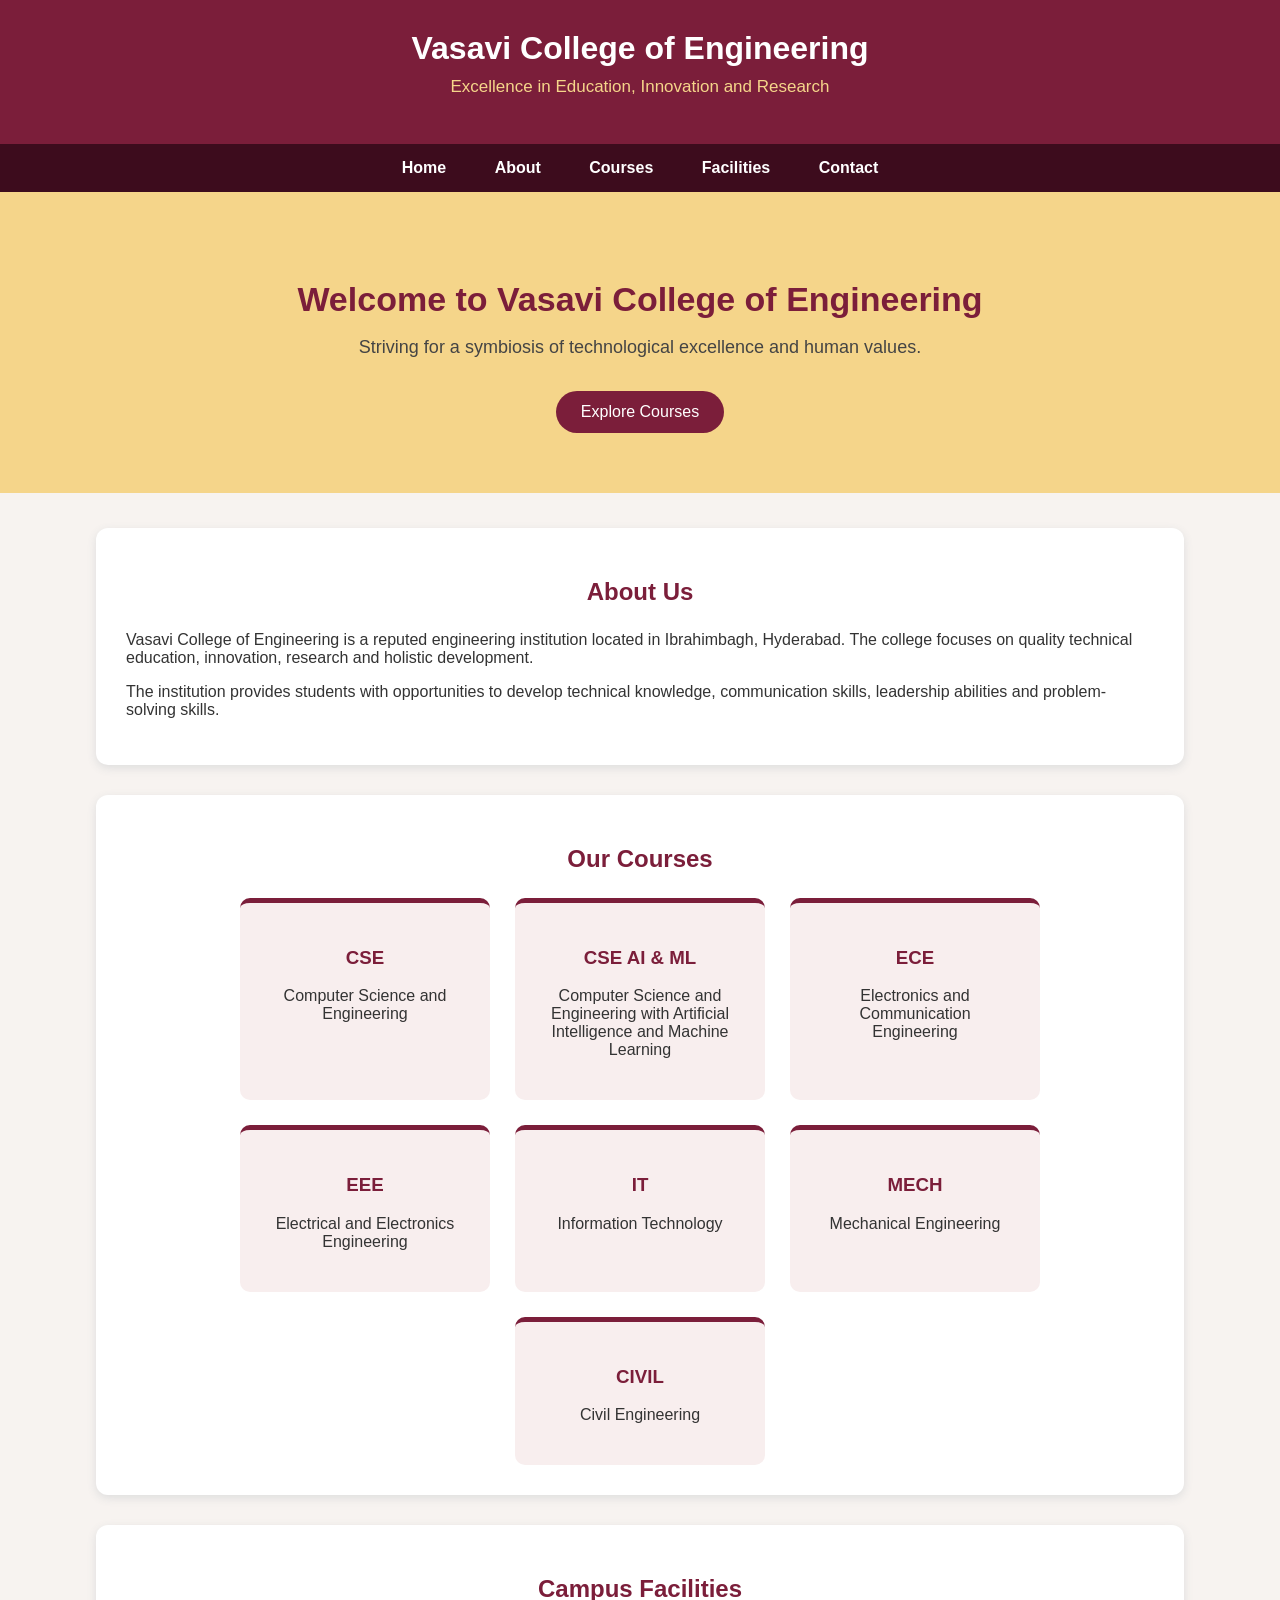
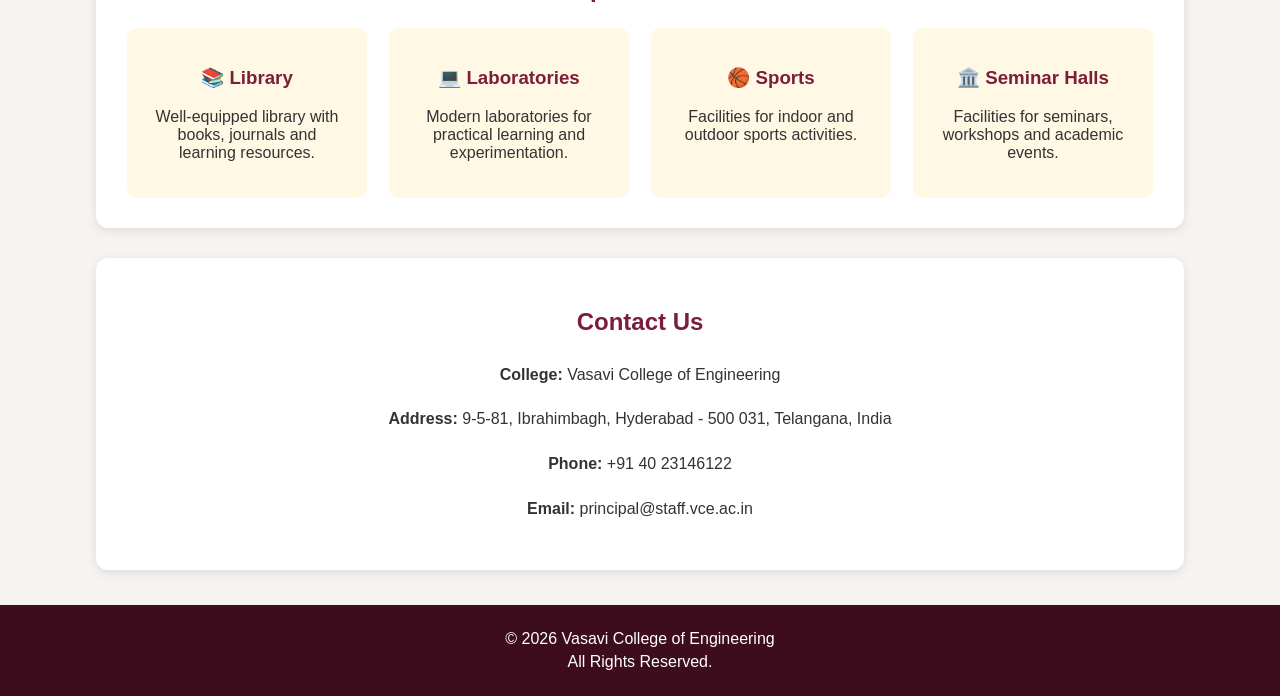
<file: week3/college-website/index.html>
<!DOCTYPE html>
<html>
<head>
    <title>Vasavi College of Engineering</title>
    <link rel="stylesheet" href="style.css">
</head>

<body>

    <header>
        <h1>Vasavi College of Engineering</h1>
        <p>Excellence in Education, Innovation and Research</p>
    </header>

    <nav>
        <a href="#home">Home</a>
        <a href="#about">About</a>
        <a href="#courses">Courses</a>
        <a href="#facilities">Facilities</a>
        <a href="#contact">Contact</a>
    </nav>

    <section class="hero" id="home">
        <h2>Welcome to Vasavi College of Engineering</h2>
        <p>
            Striving for a symbiosis of technological excellence and human values.
        </p>
        <a href="#courses" class="btn">Explore Courses</a>
    </section>

    <div class="container">

        <section class="section" id="about">
            <h2>About Us</h2>

            <p>
                Vasavi College of Engineering is a reputed engineering institution
                located in Ibrahimbagh, Hyderabad. The college focuses on quality
                technical education, innovation, research and holistic development.
            </p>

            <p>
                The institution provides students with opportunities to develop
                technical knowledge, communication skills, leadership abilities
                and problem-solving skills.
            </p>
        </section>

        <section class="section" id="courses">
            <h2>Our Courses</h2>

            <div class="courses">

                <div class="course">
                    <h3>CSE</h3>
                    <p>Computer Science and Engineering</p>
                </div>

                <div class="course">
                    <h3>CSE AI & ML</h3>
                    <p>Computer Science and Engineering with Artificial Intelligence and Machine Learning</p>
                </div>

                <div class="course">
                    <h3>ECE</h3>
                    <p>Electronics and Communication Engineering</p>
                </div>

                <div class="course">
                    <h3>EEE</h3>
                    <p>Electrical and Electronics Engineering</p>
                </div>

                <div class="course">
                    <h3>IT</h3>
                    <p>Information Technology</p>
                </div>

                <div class="course">
                    <h3>MECH</h3>
                    <p>Mechanical Engineering</p>
                </div>

                <div class="course">
                    <h3>CIVIL</h3>
                    <p>Civil Engineering</p>
                </div>

            </div>
        </section>

        <section class="section" id="facilities">
            <h2>Campus Facilities</h2>

            <div class="facilities">

                <div class="facility">
                    <h3>📚 Library</h3>
                    <p>Well-equipped library with books, journals and learning resources.</p>
                </div>

                <div class="facility">
                    <h3>💻 Laboratories</h3>
                    <p>Modern laboratories for practical learning and experimentation.</p>
                </div>

                <div class="facility">
                    <h3>🏀 Sports</h3>
                    <p>Facilities for indoor and outdoor sports activities.</p>
                </div>

                <div class="facility">
                    <h3>🏛️ Seminar Halls</h3>
                    <p>Facilities for seminars, workshops and academic events.</p>
                </div>

            </div>
        </section>

        <section class="section" id="contact">
            <h2>Contact Us</h2>

            <div class="contact">
                <p><b>College:</b> Vasavi College of Engineering</p>
                <p><b>Address:</b> 9-5-81, Ibrahimbagh, Hyderabad - 500 031, Telangana, India</p>
                <p><b>Phone:</b> +91 40 23146122</p>
                <p><b>Email:</b> principal@staff.vce.ac.in</p>
            </div>
        </section>

    </div>

    <footer>
        <p>© 2026 Vasavi College of Engineering</p>
        <p>All Rights Reserved.</p>
    </footer>

</body>
</html>
</file>
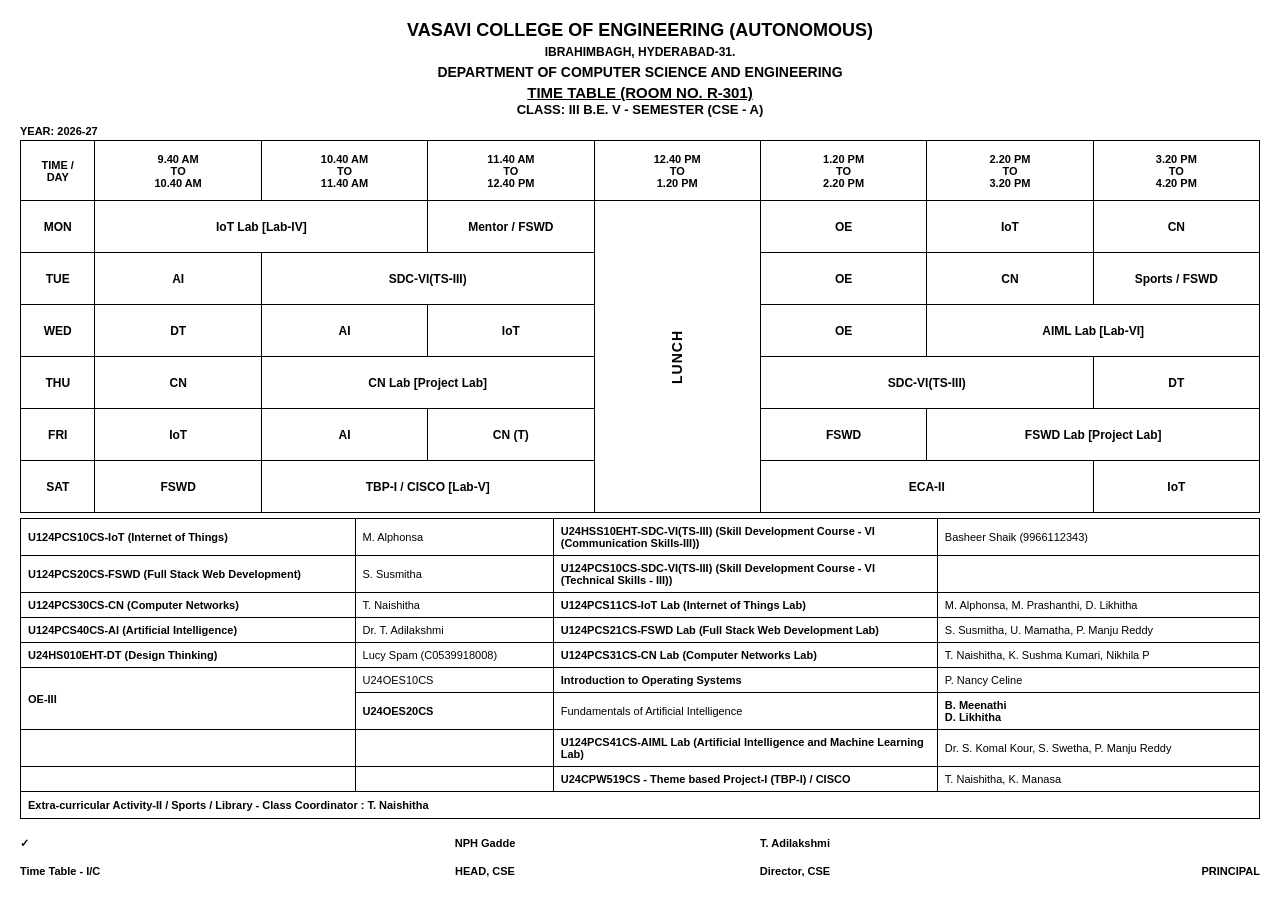
<file: week1/timetable.html>
<!DOCTYPE html>
<html lang="en">
<head>
    <meta charset="UTF-8">
    <meta name="viewport" content="width=device-width, initial-scale=1.0">
    <title>Class Time Table - CSE A</title>

    <style>
        * {
            box-sizing: border-box;
        }

        body {
            margin: 0;
            padding: 20px;
            font-family: Arial, Helvetica, sans-serif;
            color: #000;
            background: white;
        }

        .page {
            width: 100%;
            max-width: 1300px;
            margin: auto;
        }

        .college-header {
            text-align: center;
            line-height: 1.2;
            margin-bottom: 8px;
        }

        .college-header h2 {
            margin: 0;
            font-size: 18px;
            font-weight: bold;
        }

        .college-header h4 {
            margin: 3px 0;
            font-size: 12px;
        }

        .college-header .dept {
            font-size: 14px;
            font-weight: bold;
            margin-top: 5px;
        }

        .college-header .title {
            font-size: 15px;
            font-weight: bold;
            text-decoration: underline;
            margin-top: 3px;
        }

        .college-header .class {
            font-size: 13px;
            font-weight: bold;
        }

        .year {
            text-align: left;
            font-size: 11px;
            font-weight: bold;
            margin-bottom: 3px;
        }

        table {
            width: 100%;
            border-collapse: collapse;
        }

        .main-table {
            table-layout: fixed;
            font-size: 12px;
        }

        .main-table th,
        .main-table td {
            border: 1px solid #000;
            text-align: center;
            vertical-align: middle;
            padding: 8px 4px;
            font-weight: bold;
        }

        .main-table th {
            height: 60px;
            font-size: 11px;
        }

        .day {
            width: 6%;
        }

        .time {
            width: 13.4%;
        }

        .lunch {
            writing-mode: vertical-rl;
            transform: rotate(180deg);
            font-size: 14px;
            letter-spacing: 1px;
        }

        .main-table .mon,
        .main-table .tue,
        .main-table .wed,
        .main-table .thu,
        .main-table .fri,
        .main-table .sat {
            height: 52px;
        }

        .faculty-table {
            margin-top: 5px;
            font-size: 11px;
            table-layout: fixed;
        }

        .faculty-table td {
            border: 1px solid #000;
            padding: 6px 7px;
            vertical-align: middle;
        }

        .faculty-table td:nth-child(1) {
            width: 27%;
            font-weight: bold;
        }

        .faculty-table td:nth-child(2) {
            width: 16%;
        }

        .faculty-table td:nth-child(3) {
            width: 31%;
            font-weight: bold;
        }

        .faculty-table td:nth-child(4) {
            width: 26%;
        }

        .faculty-table .faculty-name {
            font-weight: normal;
        }

        .faculty-table .label {
            font-weight: bold;
        }

        .extra {
            border: 1px solid #000;
            border-top: none;
            padding: 7px;
            font-size: 11px;
            font-weight: bold;
        }

        .signatures {
            display: flex;
            justify-content: space-between;
            align-items: flex-end;
            margin-top: 18px;
            font-size: 11px;
            font-weight: bold;
        }

        .signature-box {
            width: 25%;
            text-align: center;
        }

        .signature-box:first-child {
            text-align: left;
        }

        .signature-box:last-child {
            text-align: right;
        }

        .signature-line {
            height: 28px;
            border-bottom: 1px solid transparent;
        }

        .principal {
            margin-top: 8px;
        }

        @media print {
            @page {
                size: A4 landscape;
                margin: 8mm;
            }

            body {
                padding: 0;
            }

            .page {
                max-width: none;
                width: 100%;
            }

            .college-header h2 {
                font-size: 16px;
            }

            .college-header h4 {
                font-size: 10px;
            }

            .college-header .dept {
                font-size: 12px;
            }

            .college-header .title {
                font-size: 13px;
            }

            .college-header .class {
                font-size: 11px;
            }

            .main-table {
                font-size: 9px;
            }

            .main-table th,
            .main-table td {
                padding: 5px 2px;
            }

            .main-table th {
                font-size: 8px;
                height: 45px;
            }

            .main-table .mon,
            .main-table .tue,
            .main-table .wed,
            .main-table .thu,
            .main-table .fri,
            .main-table .sat {
                height: 42px;
            }

            .faculty-table {
                font-size: 8px;
            }

            .faculty-table td {
                padding: 4px;
            }

            .extra {
                font-size: 8px;
                padding: 4px;
            }

            .signatures {
                font-size: 8px;
                margin-top: 10px;
            }
        }
    </style>
</head>

<body>

    <div class="page">

        <div class="college-header">
            <h2>VASAVI COLLEGE OF ENGINEERING (AUTONOMOUS)</h2>
            <h4>IBRAHIMBAGH, HYDERABAD-31.</h4>

            <div class="dept">
                DEPARTMENT OF COMPUTER SCIENCE AND ENGINEERING
            </div>

            <div class="title">
                TIME TABLE (ROOM NO. R-301)
            </div>

            <div class="class">
                CLASS: III B.E. V - SEMESTER (CSE - A)
            </div>
        </div>

        <div class="year">
            YEAR: 2026-27
        </div>

        <table class="main-table">

            <tr>
                <th class="day">
                    TIME /<br>DAY
                </th>

                <th class="time">
                    9.40 AM<br>
                    TO<br>
                    10.40 AM
                </th>

                <th class="time">
                    10.40 AM<br>
                    TO<br>
                    11.40 AM
                </th>

                <th class="time">
                    11.40 AM<br>
                    TO<br>
                    12.40 PM
                </th>

                <th class="time">
                    12.40 PM<br>
                    TO<br>
                    1.20 PM
                </th>

                <th class="time">
                    1.20 PM<br>
                    TO<br>
                    2.20 PM
                </th>

                <th class="time">
                    2.20 PM<br>
                    TO<br>
                    3.20 PM
                </th>

                <th class="time">
                    3.20 PM<br>
                    TO<br>
                    4.20 PM
                </th>
            </tr>

            <tr class="mon">
                <td>MON</td>

                <td colspan="2">
                    IoT Lab [Lab-IV]
                </td>

                <td>
                    Mentor / FSWD
                </td>

                <td rowspan="6" class="lunch">
                    LUNCH
                </td>

                <td>
                    OE
                </td>

                <td>
                    IoT
                </td>

                <td>
                    CN
                </td>
            </tr>

            <tr class="tue">
                <td>TUE</td>

                <td>
                    AI
                </td>

                <td colspan="2">
                    SDC-VI(TS-III)
                </td>

                <td>
                    OE
                </td>

                <td>
                    CN
                </td>

                <td>
                    Sports / FSWD
                </td>
            </tr>

            <tr class="wed">
                <td>WED</td>

                <td>
                    DT
                </td>

                <td>
                    AI
                </td>

                <td>
                    IoT
                </td>

                <td>
                    OE
                </td>

                <td colspan="2">
                    AIML Lab [Lab-VI]
                </td>
            </tr>

            <tr class="thu">
                <td>THU</td>

                <td>
                    CN
                </td>

                <td colspan="2">
                    CN Lab [Project Lab]
                </td>

                <td colspan="2">
                    SDC-VI(TS-III)
                </td>

                <td>
                    DT
                </td>
            </tr>

            <tr class="fri">
                <td>FRI</td>

                <td>
                    IoT
                </td>

                <td>
                    AI
                </td>

                <td>
                    CN (T)
                </td>

                <td>
                    FSWD
                </td>

                <td colspan="2">
                    FSWD Lab [Project Lab]
                </td>
            </tr>

            <tr class="sat">
                <td>SAT</td>

                <td>
                    FSWD
                </td>

                <td colspan="2">
                    TBP-I / CISCO [Lab-V]
                </td>

                <td colspan="2">
                    ECA-II
                </td>

                <td>
                    IoT
                </td>
            </tr>

        </table>

        <table class="faculty-table">

            <tr>
                <td>
                    U124PCS10CS-IoT (Internet of Things)
                </td>

                <td>
                    M. Alphonsa
                </td>

                <td>
                    U24HSS10EHT-SDC-VI(TS-III)
                    (Skill Development Course - VI
                    (Communication Skills-III))
                </td>

                <td>
                    Basheer Shaik (9966112343)
                </td>
            </tr>

            <tr>
                <td>
                    U124PCS20CS-FSWD (Full Stack Web Development)
                </td>

                <td>
                    S. Susmitha
                </td>

                <td>
                    U124PCS10CS-SDC-VI(TS-III)
                    (Skill Development Course - VI
                    (Technical Skills - III))
                </td>

                <td></td>
            </tr>

            <tr>
                <td>
                    U124PCS30CS-CN (Computer Networks)
                </td>

                <td>
                    T. Naishitha
                </td>

                <td>
                    U124PCS11CS-IoT Lab
                    (Internet of Things Lab)
                </td>

                <td>
                    M. Alphonsa, M. Prashanthi, D. Likhitha
                </td>
            </tr>

            <tr>
                <td>
                    U124PCS40CS-AI (Artificial Intelligence)
                </td>

                <td>
                    Dr. T. Adilakshmi
                </td>

                <td>
                    U124PCS21CS-FSWD Lab
                    (Full Stack Web Development Lab)
                </td>

                <td>
                    S. Susmitha, U. Mamatha, P. Manju Reddy
                </td>
            </tr>

            <tr>
                <td>
                    U24HS010EHT-DT (Design Thinking)
                </td>

                <td>
                    Lucy Spam (C0539918008)
                </td>

                <td>
                    U124PCS31CS-CN Lab
                    (Computer Networks Lab)
                </td>

                <td>
                    T. Naishitha, K. Sushma Kumari, Nikhila P
                </td>
            </tr>

            <tr>
                <td rowspan="2">
                    OE-III
                </td>

                <td>
                    U24OES10CS
                </td>

                <td>
                    Introduction to Operating Systems
                </td>

                <td>
                    P. Nancy Celine
                </td>
            </tr>

            <tr>
                <td>
                    U24OES20CS
                </td>

                <td>
                    Fundamentals of Artificial Intelligence
                </td>

                <td>
                    B. Meenathi<br>
                    D. Likhitha
                </td>
            </tr>

            <tr>
                <td></td>
                <td></td>

                <td>
                    U124PCS41CS-AIML Lab
                    (Artificial Intelligence and Machine Learning Lab)
                </td>

                <td>
                    Dr. S. Komal Kour, S. Swetha, P. Manju Reddy
                </td>
            </tr>

            <tr>
                <td></td>
                <td></td>

                <td>
                    U24CPW519CS - Theme based Project-I
                    (TBP-I) / CISCO
                </td>

                <td>
                    T. Naishitha, K. Manasa
                </td>
            </tr>

        </table>

        <div class="extra">
            Extra-curricular Activity-II / Sports / Library -
            Class Coordinator : T. Naishitha
        </div>

        <div class="signatures">

            <div class="signature-box">
                <div class="signature-line">✓</div>
                Time Table - I/C
            </div>

            <div class="signature-box">
                <div class="signature-line">
                    NPH Gadde
                </div>
                HEAD, CSE
            </div>

            <div class="signature-box">
                <div class="signature-line">
                    T. Adilakshmi
                </div>
                Director, CSE
            </div>

            <div class="signature-box">
                <div class="signature-line"></div>
                PRINCIPAL
            </div>

        </div>

    </div>

</body>
</html>
</file>
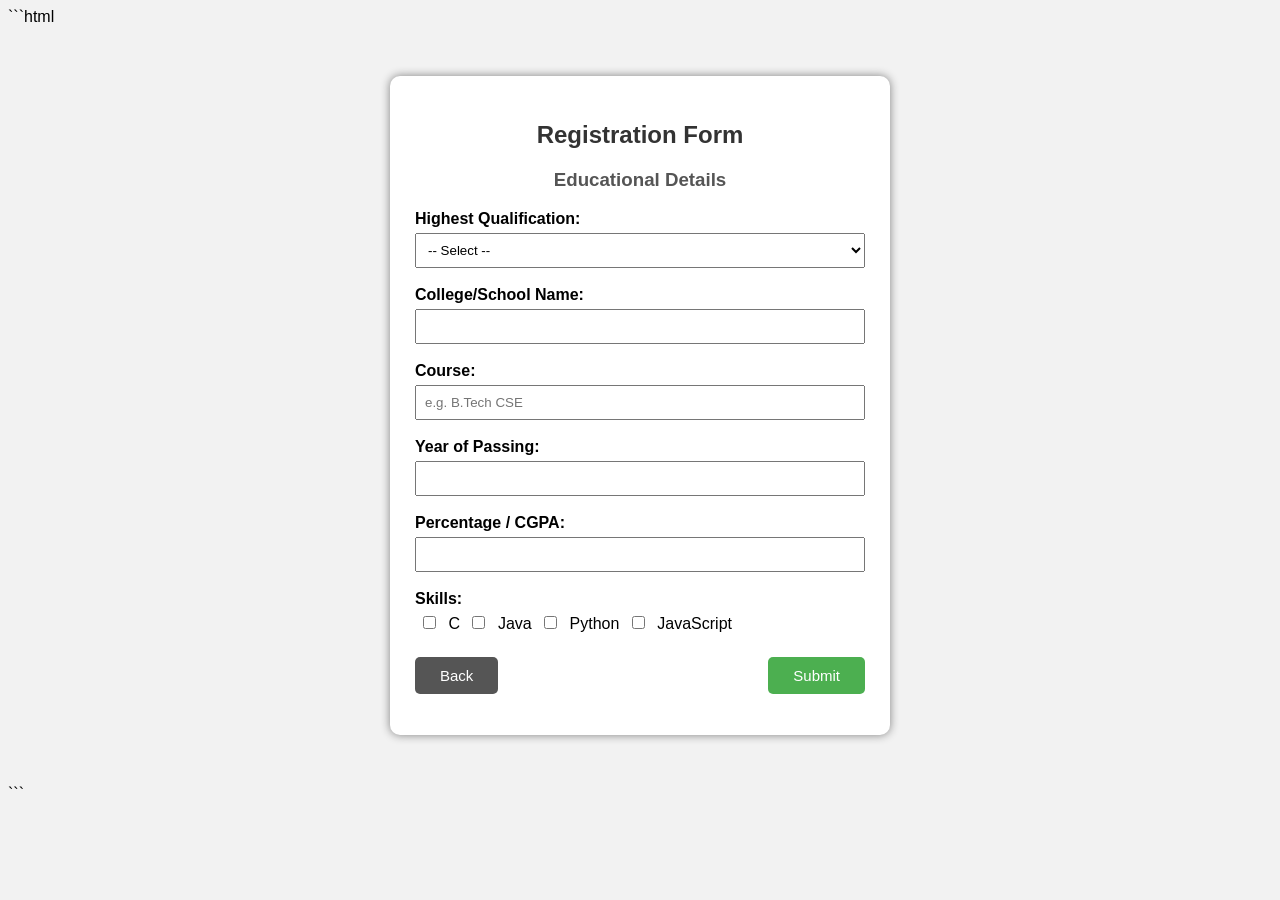
<file: week2/Registration_form/education.html>
```html
<!DOCTYPE html>
<html>
<head>
    <title>Registration - Educational Details</title>

    <style>
        body {
            font-family: Arial, sans-serif;
            background-color: #f2f2f2;
        }

        .container {
            width: 450px;
            margin: 50px auto;
            background-color: white;
            padding: 25px;
            border-radius: 10px;
            box-shadow: 0 0 10px gray;
        }

        h2, h3 {
            text-align: center;
        }

        h2 {
            color: #333;
        }

        h3 {
            color: #555;
        }

        label {
            font-weight: bold;
        }

        input[type="text"],
        input[type="number"],
        select {
            width: 100%;
            padding: 8px;
            margin-top: 5px;
            box-sizing: border-box;
        }

        input[type="checkbox"] {
            margin: 8px;
        }

        .buttons {
            display: flex;
            justify-content: space-between;
            margin-top: 20px;
        }

        input[type="button"],
        input[type="submit"] {
            padding: 10px 25px;
            border: none;
            border-radius: 5px;
            color: white;
            cursor: pointer;
            font-size: 15px;
        }

        input[type="button"] {
            background-color: #555;
        }

        input[type="submit"] {
            background-color: #4CAF50;
        }

        input[type="button"]:hover {
            background-color: #333;
        }

        input[type="submit"]:hover {
            background-color: #45a049;
        }
    </style>
</head>

<body>

    <div class="container">

        <h2>Registration Form</h2>
        <h3>Educational Details</h3>

        <form>

            <label>Highest Qualification:</label>
            <select name="qualification">
                <option value="">-- Select --</option>
                <option value="10th">10th</option>
                <option value="intermediate">Intermediate</option>
                <option value="diploma">Diploma</option>
                <option value="degree">Degree</option>
                <option value="postgraduate">Post Graduate</option>
            </select>
            <br><br>

            <label>College/School Name:</label>
            <input type="text" name="college" required>
            <br><br>

            <label>Course:</label>
            <input type="text" name="course" placeholder="e.g. B.Tech CSE">
            <br><br>

            <label>Year of Passing:</label>
            <input type="number" name="year" min="2000" max="2030">
            <br><br>

            <label>Percentage / CGPA:</label>
            <input type="text" name="percentage">
            <br><br>

            <label>Skills:</label>
            <br>

            <input type="checkbox" name="skills" value="C"> C
            <input type="checkbox" name="skills" value="Java"> Java
            <input type="checkbox" name="skills" value="Python"> Python
            <input type="checkbox" name="skills" value="JavaScript"> JavaScript

            <div class="buttons">
                <input type="button" value="Back" onclick="history.back()">
                <input type="submit" value="Submit">
            </div>

        </form>

    </div>

</body>
</html>
```
</file>
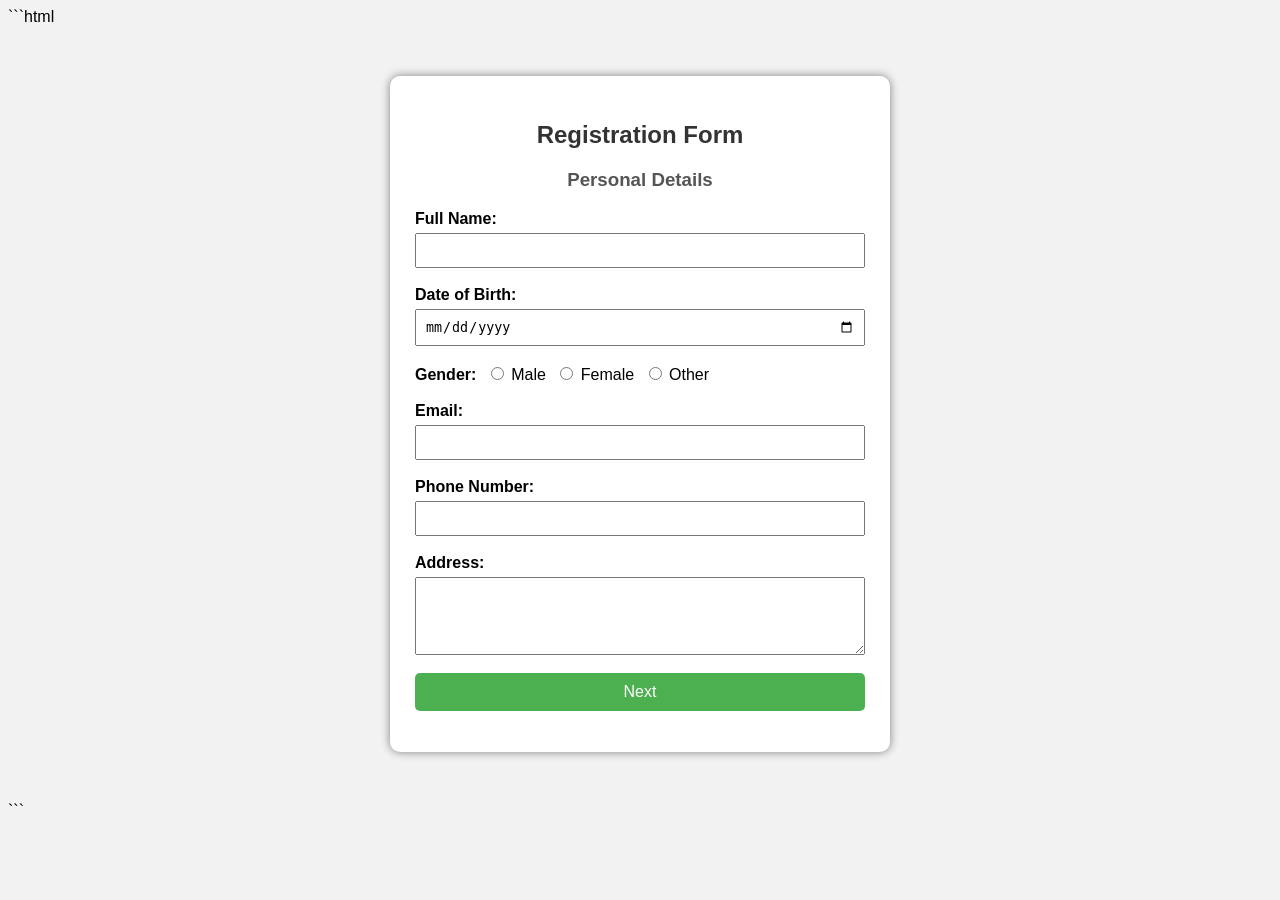
<file: week2/Registration_form/personal.html>
```html
<!DOCTYPE html>
<html>
<head>
    <title>Registration - Personal Details</title>

    <style>
        body {
            font-family: Arial, sans-serif;
            background-color: #f2f2f2;
        }

        .container {
            width: 450px;
            margin: 50px auto;
            background-color: white;
            padding: 25px;
            border-radius: 10px;
            box-shadow: 0 0 10px gray;
        }

        h2, h3 {
            text-align: center;
        }

        h2 {
            color: #333;
        }

        h3 {
            color: #555;
        }

        label {
            font-weight: bold;
        }

        input[type="text"],
        input[type="email"],
        input[type="tel"],
        input[type="date"],
        textarea {
            width: 100%;
            padding: 8px;
            margin-top: 5px;
            box-sizing: border-box;
        }

        input[type="radio"] {
            margin-left: 10px;
        }

        input[type="submit"] {
            width: 100%;
            padding: 10px;
            background-color: #4CAF50;
            color: white;
            border: none;
            border-radius: 5px;
            cursor: pointer;
            font-size: 16px;
        }

        input[type="submit"]:hover {
            background-color: #45a049;
        }
    </style>
</head>

<body>

    <div class="container">

        <h2>Registration Form</h2>
        <h3>Personal Details</h3>

        <form action="education.html">

            <label>Full Name:</label>
            <input type="text" name="name" required>
            <br><br>

            <label>Date of Birth:</label>
            <input type="date" name="dob" required>
            <br><br>

            <label>Gender:</label>
            <input type="radio" name="gender" value="male"> Male
            <input type="radio" name="gender" value="female"> Female
            <input type="radio" name="gender" value="other"> Other
            <br><br>

            <label>Email:</label>
            <input type="email" name="email" required>
            <br><br>

            <label>Phone Number:</label>
            <input type="tel" name="phone" required>
            <br><br>

            <label>Address:</label>
            <textarea name="address" rows="4"></textarea>
            <br><br>

            <input type="submit" value="Next">

        </form>

    </div>

</body>
</html>
```
</file>
<file: week3/college-website/style.css>
body {
    margin: 0;
    font-family: Arial, sans-serif;
    background-color: #f7f3f0;
    color: #333;
}

header {
    background-color: #7b1e3a;
    color: white;
    text-align: center;
    padding: 30px;
}

header h1 {
    margin: 0;
    font-size: 32px;
}

header p {
    margin-top: 10px;
    font-size: 17px;
    color: #f5d58a;
}

nav {
    background-color: #3d0c1d;
    padding: 15px;
    text-align: center;
}

nav a {
    color: white;
    text-decoration: none;
    margin: 0 22px;
    font-weight: bold;
}

nav a:hover {
    color: #f5d58a;
}

.hero {
    background-color: #f5d58a;
    text-align: center;
    padding: 60px 20px;
}

.hero h2 {
    color: #7b1e3a;
    font-size: 34px;
    margin-bottom: 15px;
}

.hero p {
    font-size: 18px;
    color: #444;
}

.btn {
    display: inline-block;
    margin-top: 15px;
    padding: 12px 25px;
    background-color: #7b1e3a;
    color: white;
    text-decoration: none;
    border-radius: 25px;
}

.btn:hover {
    background-color: #3d0c1d;
}

.container {
    width: 85%;
    margin: 35px auto;
}

.section {
    background-color: white;
    padding: 30px;
    margin-bottom: 30px;
    border-radius: 12px;
    box-shadow: 0 3px 10px #ddd;
}

.section h2 {
    text-align: center;
    color: #7b1e3a;
    margin-bottom: 25px;
}

.courses {
    display: flex;
    justify-content: center;
    gap: 25px;
    flex-wrap: wrap;
}

.course {
    width: 200px;
    padding: 25px;
    text-align: center;
    background-color: #f8eeee;
    border-radius: 10px;
    border-top: 5px solid #7b1e3a;
}

.course:hover {
    transform: translateY(-5px);
    box-shadow: 0 5px 15px #ccc;
}

.course h3 {
    color: #7b1e3a;
}

.facilities {
    display: flex;
    justify-content: space-around;
    gap: 20px;
    flex-wrap: wrap;
}

.facility {
    width: 200px;
    padding: 20px;
    text-align: center;
    background-color: #fff8e5;
    border-radius: 10px;
}

.facility h3 {
    color: #7b1e3a;
}

.contact {
    text-align: center;
    line-height: 1.8;
}

footer {
    background-color: #3d0c1d;
    color: white;
    text-align: center;
    padding: 20px;
}

footer p {
    margin: 5px;
}
</file>
